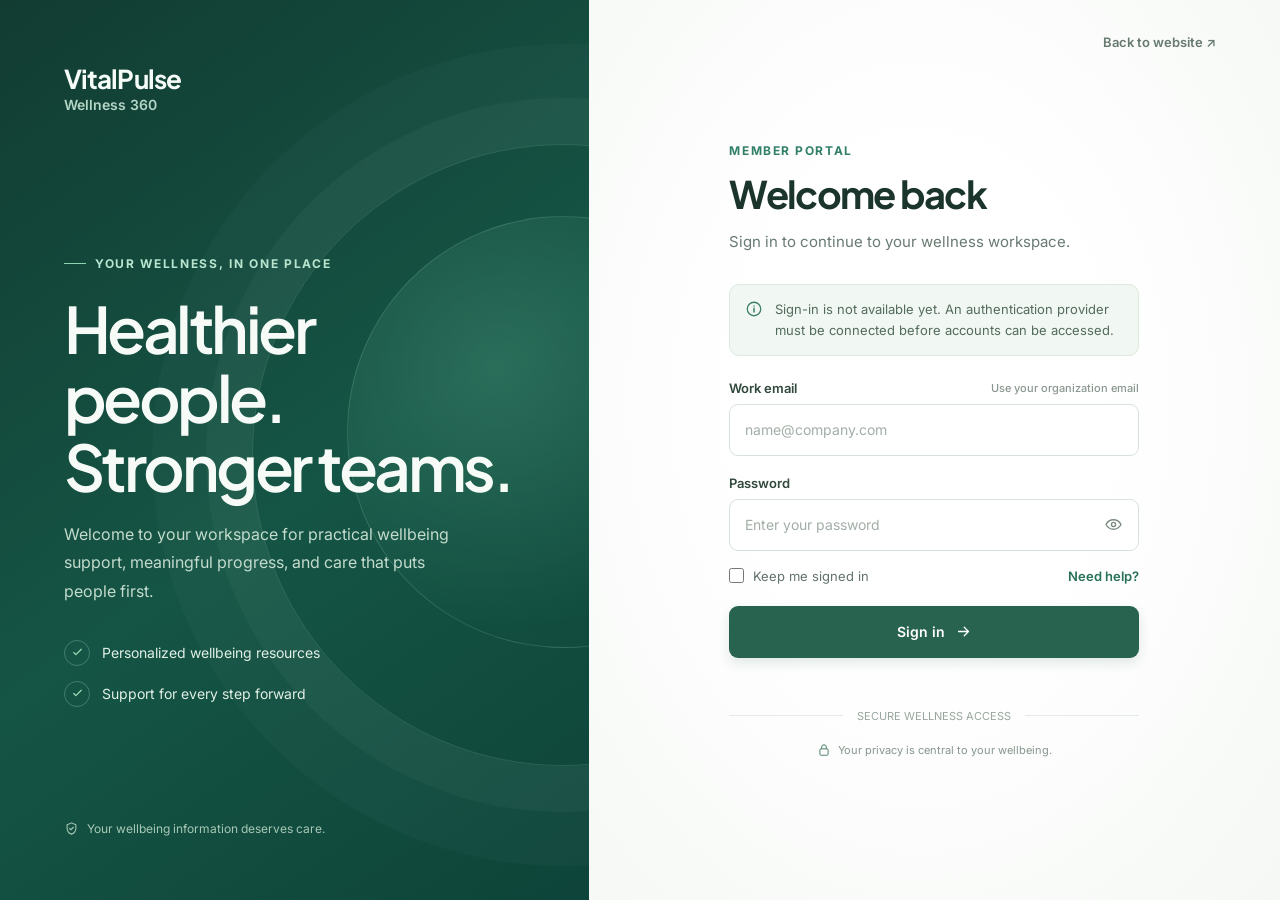
<file: login.html>
<!DOCTYPE html>
<html lang="en">
<head>
  <meta charset="utf-8"/>
  <meta name="viewport" content="width=device-width, initial-scale=1"/>
  <meta name="theme-color" content="#f5f8f5"/>
  <title>Sign in | VitalPulse Wellness</title>
  <link rel="preconnect" href="https://fonts.googleapis.com"/>
  <link rel="preconnect" href="https://fonts.gstatic.com" crossorigin/>
  <link href="https://fonts.googleapis.com/css2?family=Inter:wght@400;500;600;700&amp;family=Plus+Jakarta+Sans:wght@600;700&amp;display=swap" rel="stylesheet"/>
  <link rel="stylesheet" href="assets/site-global.css"/>
  <link rel="icon" type="image/svg+xml" href="assets/vitalpulse-favicon.svg"/>
  <style>
    :root{color-scheme:light}
    *{box-sizing:border-box}
    body.login-page{min-height:100vh;margin:0;background:#f5f8f5;color:#203a32}
    .login-layout{min-height:100vh;display:grid;grid-template-columns:minmax(420px,.92fr) 1.08fr}
    .brand-panel{position:relative;isolation:isolate;display:flex;min-height:100vh;flex-direction:column;justify-content:space-between;overflow:hidden;padding:clamp(32px,5vw,76px);background:linear-gradient(145deg,#123c32 0%,#155545 54%,#0e4439 100%);color:#f5fbf7}
    .brand-panel:before,.brand-panel:after{position:absolute;z-index:-1;content:"";border:1px solid rgba(213,245,229,.14);border-radius:50%;pointer-events:none}
    .brand-panel:before{width:620px;height:620px;right:-285px;top:16%;box-shadow:0 0 0 46px rgba(213,245,229,.035),0 0 0 100px rgba(213,245,229,.025)}
    .brand-panel:after{width:430px;height:430px;right:-190px;top:24%;background:radial-gradient(circle at 35% 35%,rgba(142,224,188,.18),rgba(142,224,188,0) 68%)}
    .brand-logo{display:inline-flex;align-items:center;gap:12px;width:max-content;color:inherit;text-decoration:none}
    .brand-name{display:block;font:700 26px/1.15 "Plus Jakarta Sans",sans-serif;letter-spacing:-.035em}
    .brand-caption{display:block;margin-top:2px;color:#b4d6c6;font:600 14px/1.3 "Inter",sans-serif;letter-spacing:0}
    .brand-copy{position:relative;max-width:520px;margin:70px 0 50px}
    .brand-eyebrow{display:inline-flex;align-items:center;gap:9px;color:#b8e5cf;font-size:12px;font-weight:700;letter-spacing:.14em;text-transform:uppercase}
    .brand-eyebrow:before{width:22px;height:1px;background:#8dd5b0;content:""}
    .brand-copy h1{max-width:500px;margin:23px 0 18px;color:#f7fbf8;font:600 clamp(38px,5vw,64px)/1.08 "Plus Jakarta Sans",sans-serif;letter-spacing:-.055em}
    .brand-copy p{max-width:410px;margin:0;color:#c3dbcd;font-size:16px;line-height:1.8}
    .brand-points{display:grid;gap:15px;margin:34px 0 0;padding:0;list-style:none}
    .brand-points li{display:flex;align-items:center;gap:12px;color:#e1efe6;font-size:14px}
    .point-icon{display:grid;width:26px;height:26px;flex:none;place-items:center;border:1px solid rgba(182,230,202,.28);border-radius:50%;color:#a7e1bd}
    .point-icon svg{width:13px;height:13px}
    .brand-foot{display:flex;align-items:center;gap:8px;color:#a7c8b5;font-size:12px}
    .brand-foot svg{width:15px;height:15px}
    .form-panel{display:flex;min-height:100vh;flex-direction:column;align-items:center;justify-content:center;padding:28px clamp(24px,7vw,110px);background:radial-gradient(ellipse at 48% 45%,#fff 0%,#fff 35%,#f5f8f5 100%)}
    .form-topbar{position:absolute;top:34px;right:clamp(24px,5vw,72px);display:flex;align-items:center;gap:20px}
    .top-link{color:#677a70;font-size:13px;font-weight:600;text-decoration:none;transition:color .18s ease}
    .top-link:hover{color:#1d5141}
    .form-wrap{width:min(100%,410px);padding:26px 0}
    .form-overline{margin:0 0 13px;color:#32806a;font-size:12px;font-weight:700;letter-spacing:.13em;text-transform:uppercase}
    .form-wrap h2{margin:0;color:#1b352d;font:700 clamp(30px,4vw,38px)/1.2 "Plus Jakarta Sans",sans-serif;letter-spacing:-.045em}
    .form-subtitle{margin:12px 0 30px;color:#687a71;font-size:15px;line-height:1.7}
    .setup-note{display:flex;align-items:flex-start;gap:12px;margin:0 0 24px;padding:14px 15px;border:1px solid #dce9df;border-radius:10px;background:#f1f7f2;color:#536b5d;font-size:13px;line-height:1.6}
    .setup-note svg{width:18px;height:18px;flex:none;margin-top:1px;color:#3d8064}
    .login-fields{display:grid;gap:19px}
    .field-label{display:flex;align-items:center;justify-content:space-between;margin-bottom:8px;color:#31483d;font-size:13px;font-weight:600}
    .field-hint{color:#89978f;font-size:11px;font-weight:500}
    .input-wrap{position:relative}
    .field-input{display:block;width:100%;height:52px;padding:0 15px;border:1px solid #d8e2da;border-radius:9px;background:#fff;color:#233d33;font:400 14px "Inter",sans-serif;transition:border-color .18s ease,box-shadow .18s ease}
    .field-input::placeholder{color:#a2aea6}
    .field-input:hover{border-color:#aabdb0}
    .field-input:focus{border-color:#367963;outline:0;box-shadow:0 0 0 3px rgba(54,121,99,.13)}
    .password-input{padding-right:52px}
    .password-toggle{position:absolute;top:50%;right:7px;display:grid;width:38px;height:38px;transform:translateY(-50%);place-items:center;border:0;border-radius:7px;background:transparent;color:#788a7e;cursor:pointer;transition:background .18s ease,color .18s ease}
    .password-toggle:hover{background:#f0f5f1;color:#315d4a}
    .password-toggle:focus-visible,.top-link:focus-visible,.brand-logo:focus-visible{outline:2px solid #33836b;outline-offset:3px;border-radius:4px}
    .password-toggle svg{width:19px;height:19px}
    .form-options{display:flex;align-items:center;justify-content:space-between;gap:12px;margin-top:-2px}
    .remember-option{display:inline-flex;align-items:center;gap:9px;color:#62736a;font-size:13px;cursor:pointer}
    .remember-option input{width:15px;height:15px;margin:0;accent-color:#28634f}
    .help-link{color:#28705a;font-size:13px;font-weight:600;text-decoration:none}
    .help-link:hover{text-decoration:underline;text-underline-offset:3px}
    .login-submit{display:flex;width:100%;height:52px;align-items:center;justify-content:center;gap:10px;margin-top:3px;border:0;border-radius:9px;background:#28634f;color:#fff;font:600 14px "Inter",sans-serif;cursor:pointer;box-shadow:0 5px 12px rgba(28,82,62,.13);transition:background .18s ease,box-shadow .18s ease,transform .18s ease}
    .login-submit:hover{transform:translateY(-1px);background:#1d5141;box-shadow:0 8px 18px rgba(28,82,62,.2)}
    .login-submit:active{transform:translateY(0)}
    .login-submit:focus-visible{outline:3px solid rgba(54,121,99,.3);outline-offset:3px}
    .login-submit svg{width:17px;height:17px}
    .login-status{min-height:20px;margin:11px 0 0;color:#9c573d;font-size:12px;line-height:1.6}
    .form-divider{display:flex;align-items:center;gap:14px;margin:20px 0;color:#99a69e;font-size:11px}
    .form-divider:before,.form-divider:after{height:1px;flex:1;background:#e4ebe5;content:""}
    .security-note{display:flex;align-items:center;justify-content:center;gap:7px;color:#87968d;font-size:11px}
    .security-note svg{width:14px;height:14px;color:#51846c}
    .mobile-brand{display:none}
    @media(max-width:900px){
      .login-layout{grid-template-columns:minmax(320px,.85fr) 1.15fr}
      .brand-panel{padding:36px}
      .form-panel{padding:28px 40px}
      .form-topbar{top:24px;right:32px}
    }
    @media(max-width:680px){
      body.login-page{min-height:100svh}
      .login-layout{min-height:100svh;grid-template-columns:1fr}
      .brand-panel{display:none}
      .form-panel{position:relative;min-height:100svh;justify-content:flex-start;padding:26px 24px 32px;background:#f7f9f7}
      .form-topbar{top:32px;right:24px}
      .mobile-brand{display:inline-flex;align-items:center;gap:9px;margin:0 0 66px;color:#203a32;text-decoration:none}
      .mobile-brand span{display:block;color:#203a32;font:700 24px/1.15 "Plus Jakarta Sans",sans-serif;letter-spacing:-.035em}
      .mobile-brand small{display:block;margin-top:2px;color:#28634f;font:600 14px/1.3 "Inter",sans-serif}
      .form-wrap{margin:auto 0;width:min(100%,410px);padding:0}
      .form-wrap h2{font-size:34px}
      .form-subtitle{margin-bottom:24px}
    }
    @media(max-width:380px){
      .form-panel{padding-right:18px;padding-left:18px}
      .form-topbar{right:18px}
      .form-options{align-items:flex-start}
    }
    @media(prefers-reduced-motion:reduce){
      *,*:before,*:after{scroll-behavior:auto!important;transition-duration:.01ms!important;animation-duration:.01ms!important}
    }
  </style>
</head>
<body class="login-page">
  <main class="login-layout">
    <aside class="brand-panel" aria-label="VitalPulse Wellness">
      <a class="brand-logo" href="index.html">
        <span><span class="brand-name">VitalPulse</span><span class="brand-caption">Wellness 360</span></span>
      </a>
      <div class="brand-copy">
        <span class="brand-eyebrow">Your wellness, in one place</span>
        <h1>Healthier people.<br/>Stronger teams.</h1>
        <p>Welcome to your workspace for practical wellbeing support, meaningful progress, and care that puts people first.</p>
        <ul class="brand-points">
          <li><span class="point-icon"><svg viewBox="0 0 24 24" fill="none" aria-hidden="true"><path d="m5 12 4 4L19 6" stroke="currentColor" stroke-width="2" stroke-linecap="round" stroke-linejoin="round"/></svg></span>Personalized wellbeing resources</li>
          <li><span class="point-icon"><svg viewBox="0 0 24 24" fill="none" aria-hidden="true"><path d="m5 12 4 4L19 6" stroke="currentColor" stroke-width="2" stroke-linecap="round" stroke-linejoin="round"/></svg></span>Support for every step forward</li>
        </ul>
      </div>
      <div class="brand-foot">
        <svg viewBox="0 0 24 24" fill="none" aria-hidden="true"><path d="M12 3 5 6v5c0 4.5 2.8 8.5 7 10 4.2-1.5 7-5.5 7-10V6l-7-3Z" stroke="currentColor" stroke-width="1.7" stroke-linejoin="round"/><path d="m9 12 2 2 4-4" stroke="currentColor" stroke-width="1.7" stroke-linecap="round" stroke-linejoin="round"/></svg>
        Your wellbeing information deserves care.
      </div>
    </aside>
    <section class="form-panel" aria-labelledby="login-title">
      <div class="form-topbar"><a class="top-link" href="index.html">Back to website <span aria-hidden="true">↗</span></a></div>
      <a class="mobile-brand" href="index.html">
        <span>VitalPulse<small>Wellness 360</small></span>
      </a>
      <div class="form-wrap">
        <p class="form-overline">Member portal</p>
        <h2 id="login-title">Welcome back</h2>
        <p class="form-subtitle">Sign in to continue to your wellness workspace.</p>
        <div class="setup-note" role="note">
          <svg viewBox="0 0 24 24" fill="none" aria-hidden="true"><circle cx="12" cy="12" r="9" stroke="currentColor" stroke-width="1.7"/><path d="M12 11v5m0-8h.01" stroke="currentColor" stroke-width="2" stroke-linecap="round"/></svg>
          <span>Sign-in is not available yet. An authentication provider must be connected before accounts can be accessed.</span>
        </div>
        <form class="login-fields" data-auth-form>
          <div>
            <label class="field-label" for="login-email">Work email <span class="field-hint">Use your organization email</span></label>
            <input class="field-input" id="login-email" name="email" type="email" autocomplete="username" placeholder="name@company.com" required/>
          </div>
          <div>
            <label class="field-label" for="login-password">Password</label>
            <div class="input-wrap">
              <input class="field-input password-input" id="login-password" name="password" type="password" autocomplete="current-password" placeholder="Enter your password" required/>
              <button class="password-toggle" type="button" aria-label="Show password" aria-pressed="false">
                <svg viewBox="0 0 24 24" fill="none" aria-hidden="true"><path d="M2.5 12s3.3-6 9.5-6 9.5 6 9.5 6-3.3 6-9.5 6-9.5-6-9.5-6Z" stroke="currentColor" stroke-width="1.7" stroke-linejoin="round"/><circle cx="12" cy="12" r="2.6" stroke="currentColor" stroke-width="1.7"/></svg>
              </button>
            </div>
          </div>
          <div class="form-options">
            <label class="remember-option"><input type="checkbox" name="remember"/> Keep me signed in</label>
            <a class="help-link" href="contact.html">Need help?</a>
          </div>
          <button class="login-submit" type="submit">Sign in
            <svg viewBox="0 0 24 24" fill="none" aria-hidden="true"><path d="M5 12h14m-6-6 6 6-6 6" stroke="currentColor" stroke-width="1.8" stroke-linecap="round" stroke-linejoin="round"/></svg>
          </button>
        </form>
        <p class="login-status" id="login-status" role="status" aria-live="polite"></p>
        <div class="form-divider">SECURE WELLNESS ACCESS</div>
        <div class="security-note">
          <svg viewBox="0 0 24 24" fill="none" aria-hidden="true"><rect x="5" y="10" width="14" height="11" rx="2" stroke="currentColor" stroke-width="1.7"/><path d="M8 10V7a4 4 0 1 1 8 0v3" stroke="currentColor" stroke-width="1.7" stroke-linecap="round"/></svg>
          Your privacy is central to your wellbeing.
        </div>
      </div>
    </section>
  </main>
  <script>
    const loginForm=document.querySelector("[data-auth-form]");
    const passwordField=document.getElementById("login-password");
    const passwordToggle=document.querySelector(".password-toggle");
    passwordToggle.addEventListener("click",()=>{
      const show=passwordField.type==="password";
      passwordField.type=show?"text":"password";
      passwordToggle.setAttribute("aria-label",show?"Hide password":"Show password");
      passwordToggle.setAttribute("aria-pressed",String(show));
    });
    loginForm.addEventListener("submit",event=>{
      event.preventDefault();
      document.getElementById("login-status").textContent="Sign-in is not configured. Your details were not sent or stored.";
    });
  </script>
</body>
</html>
</file>
<file: assets/site-global.css>
/* VitalPulse global UI layer */
html{scroll-behavior:smooth}
::-webkit-scrollbar{display:none}
body{transition:background-color .25s ease,color .25s ease}
.vp-nav-controls{display:flex;align-items:center;gap:8px;flex-shrink:0}
.vp-nav-control{display:inline-flex;align-items:center;justify-content:center;width:40px;height:40px;padding:0;border:1px solid rgba(100,116,139,.28);border-radius:8px;background:#eff4ff;color:#0b1c30;cursor:pointer;transition:background-color .18s ease,color .18s ease,border-color .18s ease}
.vp-menu-toggle{display:none}
.vp-nav-control:hover{background:#dce9ff}
.vp-nav-control:focus-visible{outline:2px solid #00685f;outline-offset:2px}
.vp-nav-control .material-symbols-outlined{font-size:21px}
.vp-main-nav a[aria-current="page"],.vp-main-nav .vp-nav-current-parent>button{background:#e8f5f1!important;color:#00685f!important;font-weight:600}
.vp-social-footer{display:flex;justify-content:flex-start;align-items:center}
.vp-social-footer-stack{flex-direction:column;align-items:flex-start;gap:16px}
.vp-social-footer-host{display:flex!important;flex-direction:column;align-items:stretch;gap:12px}
.vp-social-footer-host>.vp-social-footer-stack{grid-column:1/-1}
.vp-footer-brand{display:inline-flex;align-items:center;width:max-content;color:inherit;text-decoration:none}
.vp-footer-brand:focus-visible{outline:2px solid #00685f;outline-offset:4px;border-radius:4px}
.vp-footer-brand-lockup{display:inline-flex;align-items:center;gap:10px}
.vp-footer-brand-image{display:block;width:38px;height:38px;flex:none;object-fit:contain}
.vp-footer-brand-copy{display:inline-grid;gap:2px}
.vp-footer-brand-name{color:inherit;font:700 20px/1.15 "Plus Jakarta Sans",sans-serif;letter-spacing:-.035em}
.vp-footer-brand-tagline{color:var(--vp-primary);font:600 13px/1.3 "Inter",sans-serif}
.vp-compliance-badge{display:inline-flex;align-items:center;gap:6px;width:max-content;padding:4px 10px;border-radius:4px;background:#f8fbf9;color:#29453e;font-size:12px;font-weight:600}
.vp-compliance-badge .material-symbols-outlined{font-size:16px}
.clinics-workflow-callout{min-height:40px;align-items:flex-start}
.vp-social-links{display:flex;align-items:center;gap:10px}
.vp-social-link{display:inline-flex;align-items:center;justify-content:center;width:36px;height:36px;border:1px solid rgba(0,104,95,.2);border-radius:50%;background:#e8f5f1;color:#00685f;transition:background-color .18s ease,color .18s ease,border-color .18s ease}
.vp-social-link:hover{background:#d2ebe4;border-color:#00685f}
.vp-social-link:focus-visible{outline:2px solid #00685f;outline-offset:3px}
.vp-social-link svg{width:17px;height:17px;display:block}
.vp-social-footer-standalone{background:#eff4ff;border-top:1px solid rgba(100,116,139,.2);padding:16px 24px}
#vp-toast{position:fixed;left:50%;bottom:18px;transform:translate(-50%,12px);opacity:0;pointer-events:none;z-index:100000;padding:11px 16px;border-radius:10px;background:#143a2b;color:#fff;font:600 13px/1.3 system-ui,sans-serif;transition:.2s}
#vp-toast.show{opacity:1;transform:translate(-50%,0)}
html[data-theme="dark"] body{background:#071611!important;color:#e4f1eb!important}
html[data-theme="dark"] .vp-brand-logo{filter:brightness(0) invert(1)}
html[data-theme="dark"] header,html[data-theme="dark"] footer,html[data-theme="dark"] nav,
html[data-theme="dark"] .bg-white,html[data-theme="dark"] [class*="bg-white"],
html[data-theme="dark"] [class*="bg-gray-50"],html[data-theme="dark"] [class*="bg-slate-50"],
html[data-theme="dark"] [class*="bg-background"],html[data-theme="dark"] [class*="bg-surface"]{background-color:#0b2018!important}
html[data-theme="dark"] main section{border-bottom:1px solid #1d392d!important}
html[data-theme="dark"] main [class*="bg-surface"][class*="rounded-xl"],
html[data-theme="dark"] main [class*="bg-surface"][class*="rounded-2xl"],
html[data-theme="dark"] main [class*="bg-white"][class*="rounded-xl"],
html[data-theme="dark"] main [class*="bg-white"][class*="rounded-2xl"],
html[data-theme="dark"] main [class*="bg-gray-50"][class*="rounded-xl"],
html[data-theme="dark"] main [class*="bg-gray-50"][class*="rounded-2xl"],
html[data-theme="dark"] main [class*="bg-slate-50"][class*="rounded-xl"],
html[data-theme="dark"] main [class*="bg-slate-50"][class*="rounded-2xl"]{border:1px solid #29473a!important}
html[data-theme="dark"] [class*="text-gray-900"],html[data-theme="dark"] [class*="text-gray-800"],
html[data-theme="dark"] [class*="text-gray-700"],html[data-theme="dark"] [class*="text-slate-900"],
html[data-theme="dark"] [class*="text-slate-800"],html[data-theme="dark"] [class*="text-slate-700"]{color:#e4f1eb!important}
html[data-theme="dark"] [class*="text-gray-600"],html[data-theme="dark"] [class*="text-gray-500"],
html[data-theme="dark"] [class*="text-slate-600"],html[data-theme="dark"] [class*="text-slate-500"]{color:#abc1b7!important}
html[data-theme="dark"] [class~="text-on-surface"]{color:#e4f1eb!important}
html[data-theme="dark"] [class~="text-on-surface-variant"]{color:#b8ccc2!important}
html[data-theme="dark"] [class~="text-primary"],html[data-theme="dark"] [class~="text-secondary"]{color:#82e3d5!important}
html[data-theme="dark"] [class~="text-tertiary"]{color:#83e6b2!important}
html[data-theme="dark"] [class~="text-error"]{color:#ff8e86!important}
html[data-theme="dark"] input,html[data-theme="dark"] textarea,html[data-theme="dark"] select{background:#102b20!important;color:#e4f1eb!important;border-color:#315847!important}
html[data-theme="dark"] .vp-nav-control{background:#17382b;color:#e4f1eb;border-color:#315847}
html[data-theme="dark"] .vp-nav-control:hover{background:#254b39}
html[data-theme="dark"] .vp-main-nav a[aria-current="page"],html[data-theme="dark"] .vp-main-nav .vp-nav-current-parent>button{background:#17382b!important;color:#82e3d5!important}
html[data-theme="dark"] .vp-social-link{background:#17382b;color:#82e3d5;border-color:#315847}
html[data-theme="dark"] .vp-social-link:hover{background:#254b39;border-color:#82e3d5}
html[data-theme="dark"] .vp-social-footer-standalone{background:#0b2018;border-color:#315847}
html[data-theme="dark"] .vp-compliance-badge{background:#17382b;color:#e4f1eb}
html[dir="rtl"] body{direction:rtl}
html[dir="rtl"] .text-left{text-align:right!important}
html[dir="rtl"] .text-right{text-align:left!important}
html[dir="rtl"] input,html[dir="rtl"] textarea{text-align:right}
@media(max-width:640px){
 .vp-dashboard-header{padding-left:8px;padding-right:8px}
 .vp-dashboard-header .vp-nav-controls{gap:4px}
 .vp-dashboard-header .vp-nav-control{width:36px;height:36px}
 .vp-nav-controls{gap:4px}
 .vp-nav-control{width:36px;height:36px}
 .vp-social-footer-standalone{padding-left:16px;padding-right:16px}
}
@media(min-width:640px){
 .vp-social-footer-host:not(.vp-social-footer-standalone){display:grid!important;grid-template-columns:minmax(0,1fr) auto;align-items:center}
}
@media(max-width:1279px){
 .vp-menu-toggle{display:inline-flex}
 header nav.vp-main-nav{display:none!important;position:absolute;top:100%;left:12px;right:12px;z-index:1000;max-height:calc(100vh - 96px);overflow-y:auto;flex-direction:column!important;align-items:stretch!important;gap:4px!important;padding:8px!important;border:1px solid #cddbd4;border-radius:8px;background:#fff!important;box-shadow:0 12px 28px rgba(8,30,22,.18)}
 header nav.vp-main-nav.vp-mobile-open{display:flex!important}
 .vp-main-nav>a,.vp-main-nav>.relative.group>button{display:flex;align-items:center;justify-content:space-between;width:100%;min-height:44px;padding:10px 12px;text-align:start;border-radius:6px}
 .vp-main-nav>.relative.group{padding:0}
 .vp-main-nav>.relative.group>div.absolute{display:none!important;position:static!important;padding:0 0 4px!important}
 .vp-main-nav>.relative.group.vp-submenu-open>div.absolute{display:block!important}
 .vp-main-nav>.relative.group>div.absolute>div{width:100%!important;padding:4px!important;box-shadow:none!important}
 .vp-main-nav>.relative.group>div.absolute a{display:flex;align-items:center;min-height:40px;padding:9px 12px}
 html[data-theme="dark"] header nav.vp-main-nav.vp-mobile-open{background:#0b2018!important;border-color:#315847}
}

:root{
 --vp-canvas:#f5f8f5;
 --vp-paper:#fff;
 --vp-wash:#edf3ee;
 --vp-wash-strong:#e2ece5;
 --vp-ink:#203a32;
 --vp-muted:#5f716a;
 --vp-primary:#28634f;
 --vp-primary-deep:#1d5141;
 --vp-cool:#e8eef1;
 --vp-warm:#955640;
 --vp-line:#d8e3dc;
}
body,button,input,select,textarea{font-family:"Inter",sans-serif}
body.bg-surface{background-color:var(--vp-canvas)!important;color:var(--vp-ink)!important;font-family:"Inter",sans-serif!important}
body.bg-surface main{line-height:1.6}
body.bg-surface :is(h1,h2,h3,h4){font-family:"Plus Jakarta Sans",sans-serif!important;letter-spacing:0!important;color:var(--vp-ink)}
body.bg-surface h1{line-height:1.12!important}
body.bg-surface h2{line-height:1.2!important}
body.bg-surface main p{line-height:1.65}
.bg-surface{background-color:var(--vp-canvas)!important}
.bg-surface-container-lowest{background-color:var(--vp-paper)!important}
.bg-surface-container-low{background-color:var(--vp-wash)!important}
.bg-surface-container{background-color:#e8f0ea!important}
.bg-surface-container-high{background-color:#dfe9e2!important}
.bg-surface-container-highest{background-color:#d5e2d9!important}
.bg-secondary-container{background-color:var(--vp-cool)!important}
.bg-primary{background-color:var(--vp-primary)!important}
.bg-primary:hover{background-color:var(--vp-primary-deep)!important}
body.bg-surface :is(a,button).bg-primary{
 transition:background-color .18s ease,box-shadow .18s ease,transform .18s ease;
}
body.bg-surface :is(a,button).bg-primary:hover{
 transform:translateY(-2px);
 box-shadow:0 6px 14px rgba(32,58,50,.18)!important;
}
body.bg-surface :is(a,button).bg-primary:active{
 transform:translateY(0);
 box-shadow:0 2px 6px rgba(32,58,50,.16)!important;
}
body.bg-surface :is(a,button).bg-primary:focus-visible{
 outline-offset:4px;
}
.bg-primary-fixed,.bg-primary-fixed-dim{background-color:#dceee2!important}
.bg-tertiary-fixed{background-color:#f4e9df!important}
html:not([data-theme="dark"]) body.bg-surface .vp-home-hero{
 background:linear-gradient(180deg,#e9f0eb 0%,#f3f7f4 58%,#fff 100%)!important;
}
html:not([data-theme="dark"]) body.bg-surface .vp-home-hero p{
 color:#465b50!important;
}
.text-on-surface,.text-on-background{color:var(--vp-ink)!important}
.text-on-surface-variant{color:var(--vp-muted)!important}
.text-primary{color:var(--vp-primary)!important}
.text-on-primary{color:#fff!important}
.text-on-secondary-fixed{color:#29453c!important}
.text-secondary{color:#60778a!important}
.text-tertiary{color:var(--vp-warm)!important}
.border-primary{border-color:var(--vp-primary)!important}
.border-outline-variant{border-color:var(--vp-line)!important}
body.bg-surface>header{border-bottom:1px solid var(--vp-line);background:rgba(255,255,255,.96)!important;box-shadow:0 4px 18px rgba(32,58,50,.045)!important}
body.bg-surface main :is(.shadow-sm,.shadow-md,.shadow-lg){box-shadow:0 8px 24px rgba(32,58,50,.055)!important}
body.bg-surface main [class~="rounded-xl"],body.bg-surface main [class~="rounded-2xl"]{border-radius:8px!important}
body.bg-surface main [class~="bg-surface-container-lowest"][class~="rounded-xl"],
body.bg-surface main [class~="bg-surface-container-lowest"][class~="rounded-2xl"]{border:1px solid var(--vp-line)}
body.bg-surface main figure,body.bg-surface main img:not([class*="rounded-full"]){border-radius:8px}
body.bg-surface main img{object-fit:cover}
body.bg-surface :is(a,button,input,select,textarea):focus-visible{outline:2px solid #28634f;outline-offset:3px}
body:has(> aside.fixed.left-0){background:var(--vp-canvas)}
body:has(> aside.fixed.left-0) aside.fixed.left-0{background:var(--vp-wash)!important;border-right:1px solid var(--vp-line)}
body:has(> aside.fixed.left-0) aside .vp-dashboard-brand-link{display:block;color:inherit;text-decoration:none;border-radius:8px}
body:has(> aside.fixed.left-0) aside .vp-dashboard-brand-link:focus-visible{outline:2px solid var(--vp-primary);outline-offset:3px}
body:has(> aside.fixed.left-0) aside .vp-dashboard-menu-toggle{display:none}
body:has(> aside.fixed.left-0) aside nav a[aria-current="page"]{background:#dcebe1!important;color:var(--vp-primary-deep)!important}
body:has(> aside.fixed.left-0) header.vp-dashboard-header{height:64px!important;padding:0 28px!important;background:rgba(255,255,255,.98)!important;border-bottom:1px solid var(--vp-line);box-shadow:0 6px 18px rgba(32,58,50,.045)}
body:has(> aside.fixed.left-0) header.vp-dashboard-header>div:first-child .inline-flex{padding:7px 12px!important;border:1px solid var(--vp-line);border-radius:8px!important;background:var(--vp-wash)!important;color:var(--vp-primary-deep)!important;font-weight:600}
body:has(> aside.fixed.left-0) header.vp-dashboard-header>div:nth-child(2){display:flex;align-items:center;justify-content:flex-end;gap:12px;min-width:0}
body:has(> aside.fixed.left-0) header.vp-dashboard-header>div:nth-child(2)>.pl-2{display:flex;align-items:center;gap:10px;padding-left:0!important}
body:has(> aside.fixed.left-0) .vp-dashboard-logout{display:inline-flex;align-items:center;justify-content:center;gap:6px;min-height:38px;padding:0 11px;border:1px solid var(--vp-line);border-radius:8px;color:var(--vp-primary-deep);font-size:13px;font-weight:600;text-decoration:none;white-space:nowrap;transition:background-color .18s ease,border-color .18s ease,color .18s ease}
body:has(> aside.fixed.left-0) .vp-dashboard-logout:hover{background:var(--vp-wash);border-color:var(--vp-primary);color:var(--vp-primary)}
body:has(> aside.fixed.left-0) .vp-dashboard-logout .material-symbols-outlined{font-size:18px}
body:has(> aside.fixed.left-0) .vp-dashboard-welcome{display:flex;align-items:center;gap:14px;margin:0 0 24px;padding:18px 20px;border:1px solid var(--vp-line);border-radius:10px;background:linear-gradient(110deg,#edf6f0,#f7faf7)}
body:has(> aside.fixed.left-0) .vp-dashboard-welcome-icon{display:grid;width:42px;height:42px;flex:0 0 42px;place-items:center;border-radius:50%;background:#dcebe1;color:var(--vp-primary-deep)}
body:has(> aside.fixed.left-0) .vp-dashboard-welcome-icon .material-symbols-outlined{font-size:22px}
body:has(> aside.fixed.left-0) .vp-dashboard-welcome-title{margin:0;color:var(--vp-ink);font-size:18px;font-weight:700;line-height:1.35}
body:has(> aside.fixed.left-0) .vp-dashboard-welcome-message{margin:3px 0 0;color:var(--vp-muted);font-size:13px;line-height:1.5}
body:has(> aside.fixed.left-0) > div.pl-64 main{padding:88px 32px 48px!important}
body:has(> aside.fixed.left-0) main [class~="bg-surface-container-lowest"]{background-color:var(--vp-paper)!important;border:1px solid var(--vp-line)}
body:has(> aside.fixed.left-0) main [class~="bg-surface-container-low"]{background-color:var(--vp-wash)!important}
body:has(> aside.fixed.left-0) main [class~="rounded-xl"],body:has(> aside.fixed.left-0) main [class~="rounded-2xl"]{border-radius:8px!important}
@media(max-width:1040px){
 body:has(> aside.fixed.left-0) aside.fixed.left-0{position:sticky!important;inset:0 0 auto;width:100%!important;height:auto!important;display:grid!important;grid-template-columns:minmax(0,1fr) auto;gap:8px;padding:10px 12px!important;z-index:60}
 body:has(> aside.fixed.left-0) aside.fixed.left-0>.vp-dashboard-brand-link{margin:0!important;padding:0 4px!important}
 body:has(> aside.fixed.left-0) aside.fixed.left-0>.vp-dashboard-brand-link>div{margin:0!important}
 body:has(> aside.fixed.left-0) aside.fixed.left-0>div:nth-child(2),body:has(> aside.fixed.left-0) aside.fixed.left-0>div:last-child{display:none!important}
 body:has(> aside.fixed.left-0) aside.fixed.left-0>.vp-dashboard-menu-toggle{display:inline-flex;align-items:center;justify-content:center;width:40px;height:40px;padding:0;border:1px solid var(--vp-line);border-radius:8px;background:var(--vp-paper);color:var(--vp-primary-deep);cursor:pointer}
 body:has(> aside.fixed.left-0) aside.fixed.left-0>.vp-dashboard-menu-toggle .material-symbols-outlined{font-size:22px}
 body:has(> aside.fixed.left-0) aside.fixed.left-0 nav{display:none!important;grid-column:1/-1;min-width:0;max-width:100%;flex-direction:column!important;gap:4px!important;overflow:visible;padding:4px 0 0!important}
 body:has(> aside.fixed.left-0) aside.fixed.left-0.vp-dashboard-menu-open nav{display:flex!important}
 body:has(> aside.fixed.left-0) aside.fixed.left-0 nav a{flex:0 0 auto;white-space:nowrap;padding:10px 12px!important}
 body:has(> aside.fixed.left-0) aside.fixed.left-0 nav a .material-symbols-outlined{margin-right:8px!important}
 body:has(> aside.fixed.left-0) > div.pl-64{padding-left:0!important}
 body:has(> aside.fixed.left-0) header.vp-dashboard-header{position:sticky!important;top:103px!important;left:auto!important;right:auto!important;width:100%!important;height:56px!important;padding:8px 12px!important;z-index:55}
 body:has(> aside.fixed.left-0) header.vp-dashboard-header>div:nth-child(2){gap:8px}
 body:has(> aside.fixed.left-0) .vp-dashboard-logout{width:36px;min-height:36px;padding:0}
 body:has(> aside.fixed.left-0) .vp-dashboard-logout>span:last-child{position:absolute;width:1px;height:1px;overflow:hidden;clip-path:inset(50%);white-space:nowrap}
 body:has(> aside.fixed.left-0) > div.pl-64 main{width:100%!important;margin-top:64px!important;padding:16px 14px 36px!important}
 body:has(> aside.fixed.left-0) .vp-dashboard-welcome{gap:11px;margin-bottom:18px;padding:14px}
 body:has(> aside.fixed.left-0) .vp-dashboard-welcome-title{font-size:16px}
 body:has(> aside.fixed.left-0) .vp-dashboard-welcome-message{font-size:12px}
}
@media(max-width:640px){
 body.bg-surface :is(h1){font-size:2.125rem!important}
 body.bg-surface :is(h2){font-size:1.625rem!important}
 body.bg-surface :is(h3){font-size:1.125rem!important}
}
@media(max-width:480px){
 body:has(> aside.fixed.left-0) > div.pl-64 main{padding-left:12px!important;padding-right:12px!important}
 body:has(> aside.fixed.left-0) main .grid>*,
 body:has(> aside.fixed.left-0) main .flex>*{min-width:0}
 body:has(> aside.fixed.left-0) main [class~="p-space-xl"]{padding:16px!important}
 body:has(> aside.fixed.left-0) main [class~="p-space-lg"]{padding:16px!important}
 body:has(> aside.fixed.left-0) .vp-admin-overview-header{gap:14px;padding:16px!important}
 body:has(> aside.fixed.left-0) .vp-admin-telemetry{align-items:flex-start}
 body:has(> aside.fixed.left-0) .vp-admin-telemetry>span:last-child{flex-basis:100%}
 body:has(> aside.fixed.left-0) .vp-admin-title-row{align-items:flex-start;flex-direction:column;gap:6px}
 body:has(> aside.fixed.left-0) .vp-admin-title-row h2{max-width:100%;line-height:1.2}
 body:has(> aside.fixed.left-0) .vp-admin-cohort-filters{width:100%;flex-wrap:wrap}
 body:has(> aside.fixed.left-0) .vp-admin-cohort-filters>button{flex:1 1 auto;padding-left:8px;padding-right:8px}
 body:has(> aside.fixed.left-0) main .grid.grid-cols-6{grid-template-columns:repeat(3,minmax(0,1fr));row-gap:8px}
 .case-card>div:first-child>div:first-child{align-items:flex-start;flex-direction:column;gap:8px}
 .case-card .grid.grid-cols-3{grid-template-columns:repeat(2,minmax(0,1fr))}
 .case-card .grid.grid-cols-3>div{min-width:0}
 .case-card .grid.grid-cols-3>div:last-child{grid-column:1/-1;flex-direction:row;align-items:center;justify-content:space-between;gap:8px}
 .case-card>div:last-child{align-items:flex-start;flex-direction:column;gap:10px}
 .case-card>div:last-child>div{min-width:0}
 .case-card>div:last-child>a{align-self:flex-end;white-space:nowrap}
}

html[data-theme="dark"]{
 --vp-canvas:#0c1713;
 --vp-paper:#14241c;
 --vp-wash:#10231b;
 --vp-wash-strong:#193328;
 --vp-ink:#e4f1eb;
 --vp-muted:#b8ccc2;
 --vp-primary:#82e3d5;
 --vp-primary-deep:#a1eee1;
 --vp-cool:#203b34;
 --vp-warm:#e3a78f;
 --vp-line:#315344;
}
html[data-theme="dark"] .vp-brand-logo{filter:none!important;background:transparent!important;border-radius:0;padding:0}
html[data-theme="dark"] body.bg-surface{background-color:var(--vp-canvas)!important;color:var(--vp-ink)!important}
html[data-theme="dark"] body.bg-surface :is(h1,h2,h3,h4){color:var(--vp-ink)!important}
html[data-theme="dark"] body.bg-surface :is(p,li,dd,dt,summary,label){color:var(--vp-muted)}
html[data-theme="dark"] body.bg-surface .text-on-surface,
html[data-theme="dark"] body.bg-surface .text-on-background{color:var(--vp-ink)!important}
html[data-theme="dark"] body.bg-surface .text-on-surface-variant,
html[data-theme="dark"] body.bg-surface .text-outline{color:var(--vp-muted)!important}
html[data-theme="dark"] body.bg-surface .text-primary{color:var(--vp-primary)!important}
html[data-theme="dark"] body.bg-surface .text-secondary{color:#b4cadb!important}
html[data-theme="dark"] body.bg-surface .text-tertiary{color:var(--vp-warm)!important}
html[data-theme="dark"] body.bg-surface .text-on-primary-fixed,
html[data-theme="dark"] body.bg-surface .text-on-secondary-fixed,
html[data-theme="dark"] body.bg-surface .text-on-secondary-fixed-variant{color:#e1eee7!important}
html[data-theme="dark"] body.bg-surface .text-on-secondary-container{color:#c8e9df!important}
html[data-theme="dark"] body.bg-surface .text-on-tertiary-fixed{color:#f5ddd2!important}
html[data-theme="dark"] body.bg-surface .text-primary-container{color:#89f5e7!important}
html[data-theme="dark"] body.bg-surface .bg-surface{background-color:var(--vp-canvas)!important}
html[data-theme="dark"] body.bg-surface .bg-surface-container-lowest{background-color:var(--vp-paper)!important}
html[data-theme="dark"] body.bg-surface .bg-surface-container-low{background-color:var(--vp-wash)!important}
html[data-theme="dark"] body.bg-surface .bg-gradient-to-b.from-surface-container-lowest{background-image:linear-gradient(to bottom,var(--vp-paper),var(--vp-wash))!important}
html[data-theme="dark"] body.bg-surface .bg-surface-container{background-color:#183126!important}
html[data-theme="dark"] body.bg-surface .bg-surface-container-high{background-color:#203c2e!important}
html[data-theme="dark"] body.bg-surface .bg-surface-container-highest{background-color:#294a39!important}
html[data-theme="dark"] body.bg-surface .bg-secondary-container{background-color:var(--vp-cool)!important}
html[data-theme="dark"] body.bg-surface .bg-primary{background-color:#28634f!important}
html[data-theme="dark"] body.bg-surface :is(a,button).bg-primary:hover{background-color:#39745e!important}
html[data-theme="dark"] body.bg-surface .bg-primary-fixed,
html[data-theme="dark"] body.bg-surface .bg-primary-fixed-dim{background-color:#1b3b30!important}
html[data-theme="dark"] body.bg-surface .bg-tertiary-fixed{background-color:#382a25!important}
html[data-theme="dark"] body.bg-surface :is(.border-outline-variant,.border-slate-300,.divide-slate-300){border-color:var(--vp-line)!important}
html[data-theme="dark"] body.bg-surface main [class~="bg-surface-container-lowest"][class~="rounded-xl"],
html[data-theme="dark"] body.bg-surface main [class~="bg-surface-container-lowest"][class~="rounded-2xl"]{border-color:var(--vp-line)!important}
html[data-theme="dark"] body.bg-surface input,
html[data-theme="dark"] body.bg-surface textarea,
html[data-theme="dark"] body.bg-surface select{background-color:#10231b!important;color:var(--vp-ink)!important;border-color:var(--vp-line)!important}
html[data-theme="dark"] body.bg-surface input::placeholder,
html[data-theme="dark"] body.bg-surface textarea::placeholder{color:#9bb2a7!important}
html[data-theme="dark"] body.bg-surface :is(a,button):not(.bg-primary){color:inherit}
html[data-theme="dark"] body:has(> aside.fixed.left-0) aside.fixed.left-0{background:var(--vp-wash)!important;border-color:var(--vp-line)!important}
html[data-theme="dark"] body:has(> aside.fixed.left-0) aside nav a[aria-current="page"]{background:#203b34!important;color:#b4eee2!important}
html[data-theme="dark"] body:has(> aside.fixed.left-0) header.vp-dashboard-header{background:#14241c!important;border-color:var(--vp-line)!important;color:var(--vp-ink)!important}
html[data-theme="dark"] body:has(> aside.fixed.left-0) header.vp-dashboard-header>div:first-child .inline-flex{background:#203b34!important;border-color:var(--vp-line)!important;color:#b4eee2!important}
html[data-theme="dark"] body:has(> aside.fixed.left-0) .vp-dashboard-logout{color:#b4eee2;border-color:var(--vp-line)}
html[data-theme="dark"] body:has(> aside.fixed.left-0) .vp-dashboard-logout:hover{background:#203b34;border-color:#7ac8ac;color:#d8f4e5}
html[data-theme="dark"] body:has(> aside.fixed.left-0) .vp-dashboard-welcome{background:linear-gradient(110deg,#172b22,#14241c);border-color:var(--vp-line)}
html[data-theme="dark"] body:has(> aside.fixed.left-0) .vp-dashboard-welcome-icon{background:#203b34;color:#b4eee2}
html[data-theme="dark"] body:has(> aside.fixed.left-0) aside.fixed.left-0>.vp-dashboard-menu-toggle{background:var(--vp-paper);color:#b4eee2}
html[data-theme="dark"] body:has(> aside.fixed.left-0) main [class~="bg-surface-container-lowest"]{background-color:var(--vp-paper)!important;border-color:var(--vp-line)!important}
html[data-theme="dark"] body:has(> aside.fixed.left-0) main [class~="bg-surface-container-low"]{background-color:var(--vp-wash)!important}
</file>
